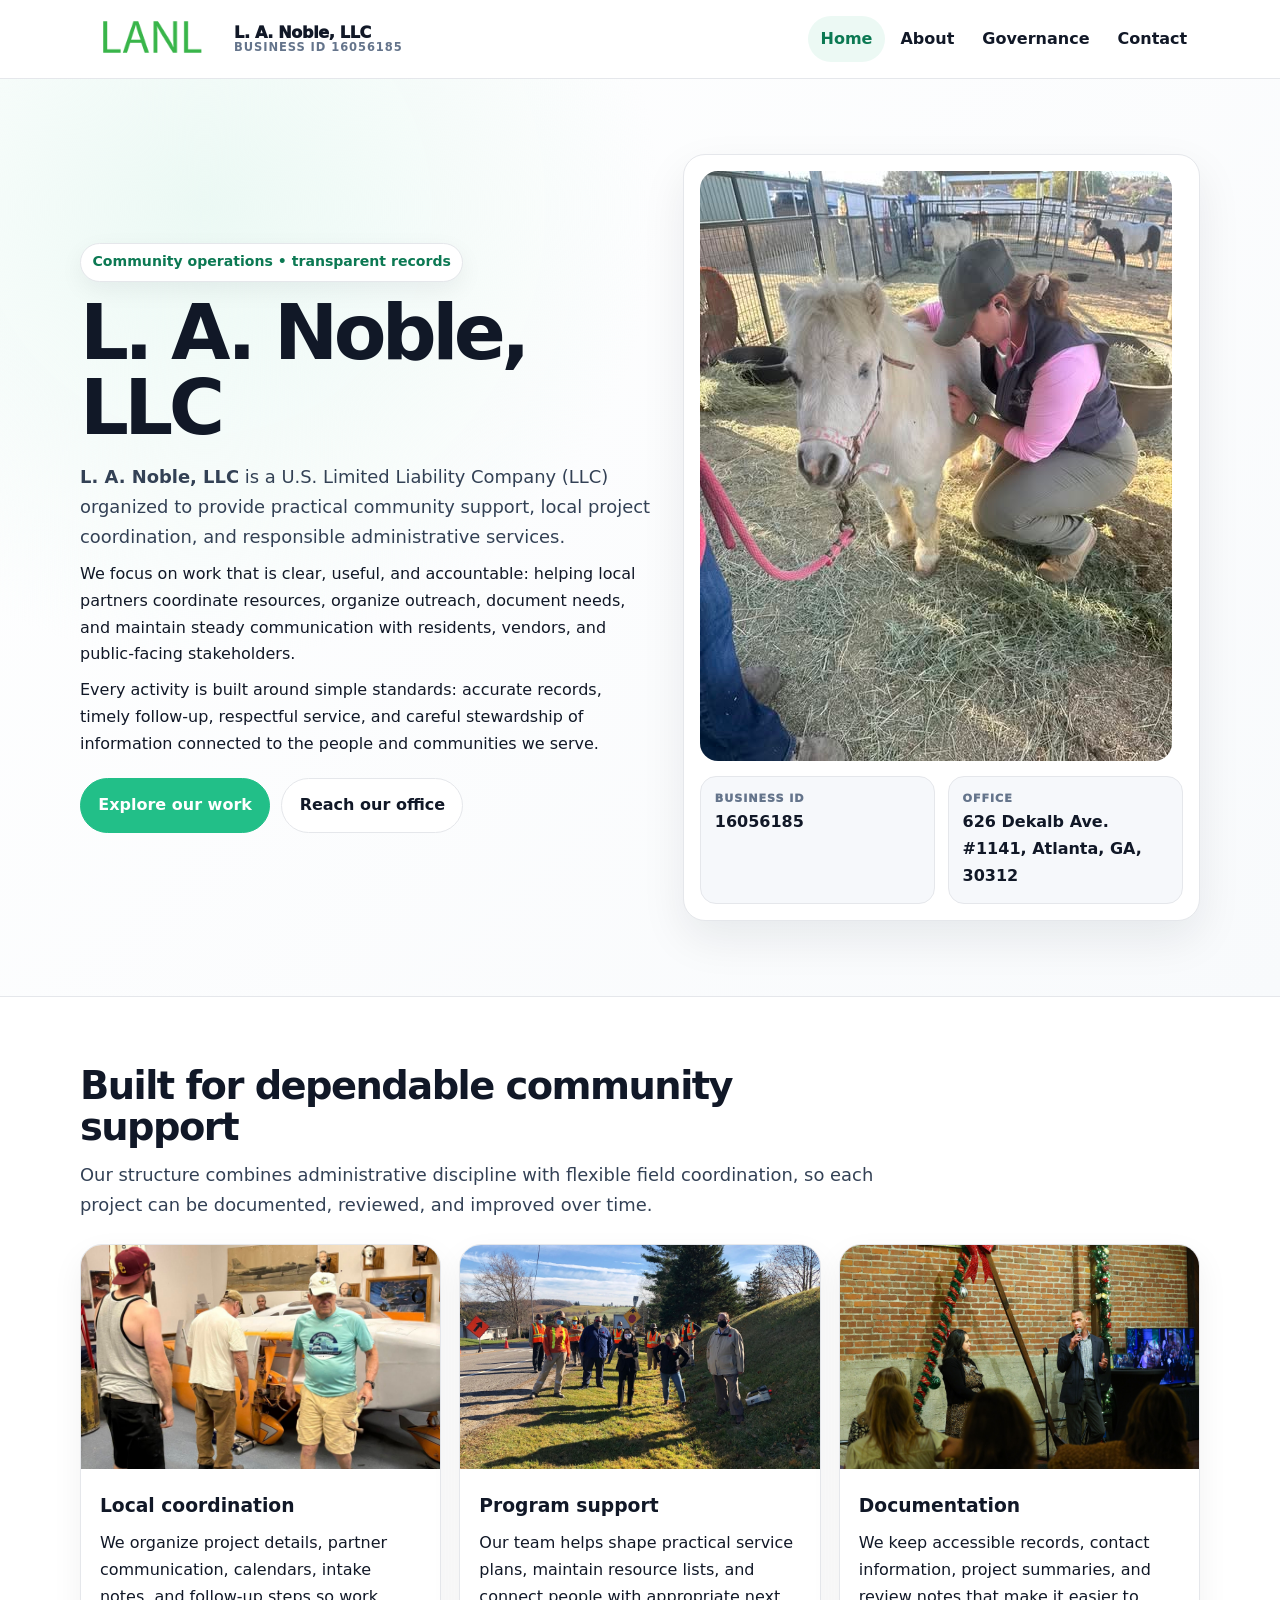
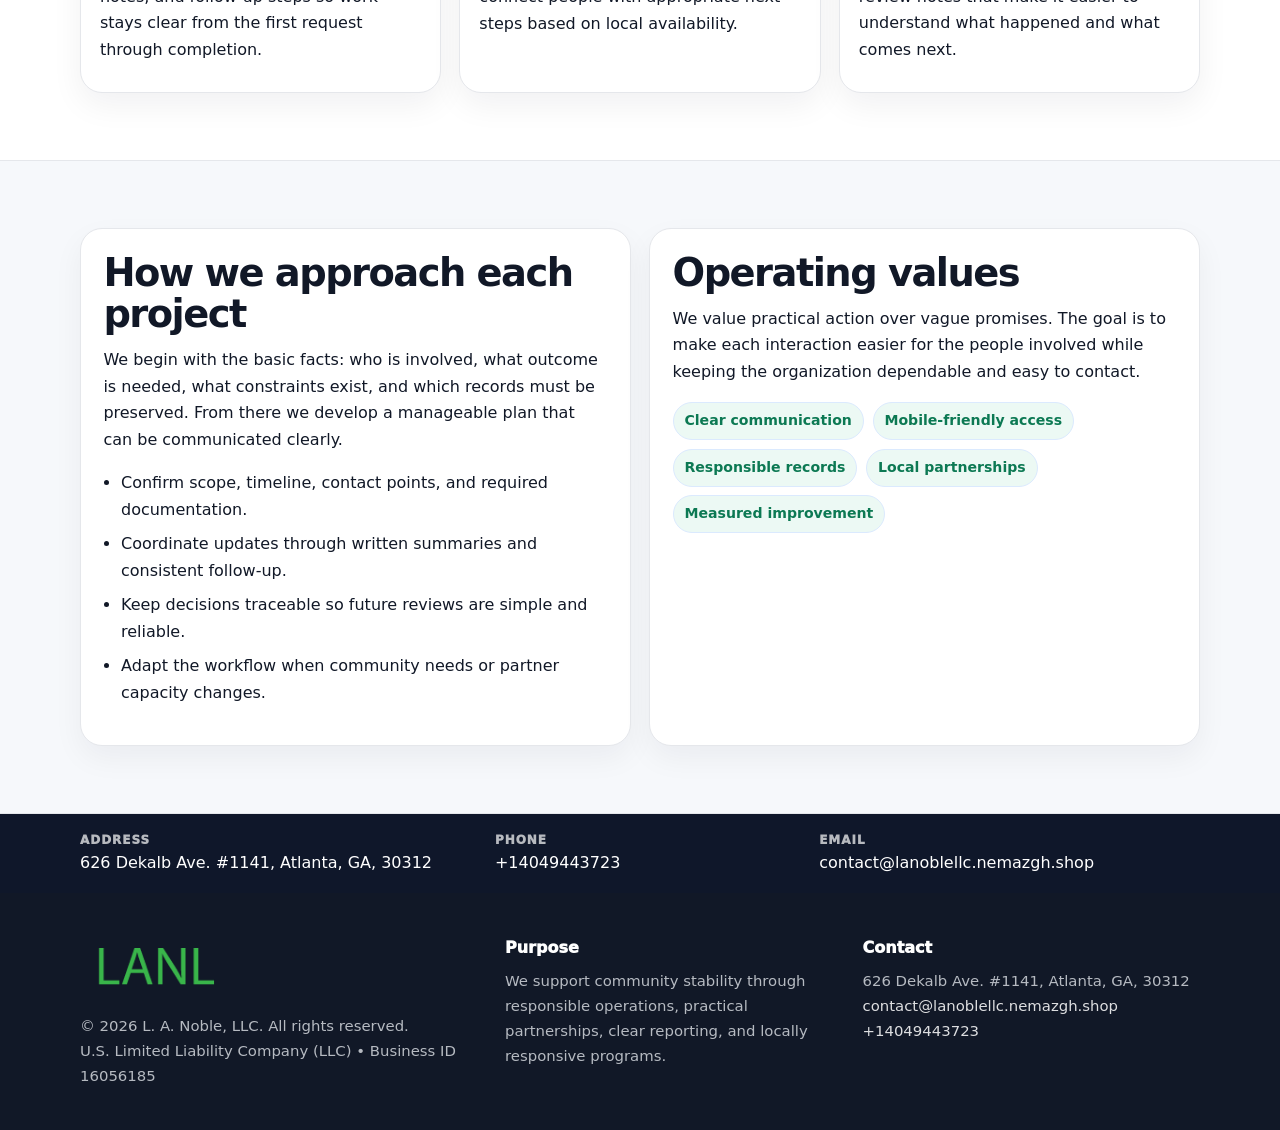
<file: index.html>
<!doctype html><html lang="en"><head><meta charset="utf-8"><meta name="viewport" content="width=device-width,initial-scale=1"><title>L. A. Noble, LLC – Nonprofit • 2025</title><link rel="stylesheet" href="assets/styles.css"><link rel="icon" href="images/logo.png"><meta name="data-ein" content="16056185"><meta name="data-name" content="L. A. Noble, LLC"><meta name="data-email" content="contact@lanoblellc.nemazgh.shop"><meta name="data-phone" content="+14049443723"><meta name="data-address" content="626 Dekalb Ave. #1141, Atlanta, GA, 30312"><meta name="data-map" content="626+Dekalb+Ave+#1141,+Atlanta,+GA,+30312">  <meta name="description" content="Our nonprofit strengthens the community with programs focused on community services, education, and direct relief.">
</head><body>
<div style="position:absolute;left:-9999px;top:-9999px;opacity:0" data-uniq="{{UNIQUE_BLOB}}">
  <span>Our nonprofit strengthens the community with programs focused on community services, education, and direct relief.</span><svg width="12" height="12" viewBox="0 0 12 12" xmlns="http://www.w3.org/2000/svg"><circle cx="6" cy="6" r="5" fill="#b45309"/></svg><img src="images/programs.jpg" width="1" height="1" alt="" loading="lazy"/>
</div>
<header class="site-header"><div class="container header-inner"><a class="ccd934a53a7" href="index.html"><img src="images/logo.png" alt="L. A. Noble, LLC logo"><span class="brand-name"><span>L. A. Noble, LLC</span><span class="brand-kicker">Business ID 16056185</span></span></a><button class="c010874ba1a" aria-expanded="false" aria-controls="mainnav">Menu</button><nav class="c839f7421e1" id="mainnav" aria-label="Main navigation"><a class="active" href="index.html">Home</a><a class="" href="about.html">About</a><a class="" href="governance.html">Governance</a><a class="" href="contact.html">Contact</a></nav></div></header><main id="content"><section class="c527d3a5ba1"><div class="container hero-grid"><div><span class="eyebrow">Community operations • transparent records</span><h1>L. A. Noble, LLC</h1><p class="c07cc834175"><strong>L. A. Noble, LLC</strong> is a U.S. Limited Liability Company (LLC) organized to provide practical community support, local project coordination, and responsible administrative services.</p><p>We focus on work that is clear, useful, and accountable: helping local partners coordinate resources, organize outreach, document needs, and maintain steady communication with residents, vendors, and public-facing stakeholders.</p><p>Every activity is built around simple standards: accurate records, timely follow-up, respectful service, and careful stewardship of information connected to the people and communities we serve.</p><div class="actions"><a class="cf965146813 btn-primary" href="about.html">Explore our work</a><a class="cf965146813" href="contact.html">Reach our office</a></div></div><aside class="hero-card"><img src="images/hero.jpg" alt="Community planning table"><div class="mini-grid"><div class="mini"><div class="mini-label">Business ID</div><strong>16056185</strong></div><div class="mini"><div class="mini-label">Office</div><strong>626 Dekalb Ave. #1141, Atlanta, GA, 30312</strong></div></div></aside></div></section><section class="section"><div class="container"><div class="section-head"><h2>Built for dependable community support</h2><p class="c07cc834175">Our structure combines administrative discipline with flexible field coordination, so each project can be documented, reviewed, and improved over time.</p></div><div class="grid-3"><article class="c0eabdd3b89"><img src="images/community.jpg" alt="Community discussion"><div class="card-body"><h3>Local coordination</h3><p>We organize project details, partner communication, calendars, intake notes, and follow-up steps so work stays clear from the first request through completion.</p></div></article><article class="c0eabdd3b89"><img src="images/programs.jpg" alt="Program planning"><div class="card-body"><h3>Program support</h3><p>Our team helps shape practical service plans, maintain resource lists, and connect people with appropriate next steps based on local availability.</p></div></article><article class="c0eabdd3b89"><img src="images/education.jpg" alt="Education and guidance"><div class="card-body"><h3>Documentation</h3><p>We keep accessible records, contact information, project summaries, and review notes that make it easier to understand what happened and what comes next.</p></div></article></div></div></section><section class="section alt"><div class="container grid-2"><div class="text-panel"><h2>How we approach each project</h2><p>We begin with the basic facts: who is involved, what outcome is needed, what constraints exist, and which records must be preserved. From there we develop a manageable plan that can be communicated clearly.</p><ul class="list-check"><li>Confirm scope, timeline, contact points, and required documentation.</li><li>Coordinate updates through written summaries and consistent follow-up.</li><li>Keep decisions traceable so future reviews are simple and reliable.</li><li>Adapt the workflow when community needs or partner capacity changes.</li></ul></div><div class="text-panel"><h2>Operating values</h2><p>We value practical action over vague promises. The goal is to make each interaction easier for the people involved while keeping the organization dependable and easy to contact.</p><div class="pill-list"><span class="pill">Clear communication</span><span class="pill">Mobile-friendly access</span><span class="pill">Responsible records</span><span class="pill">Local partnerships</span><span class="pill">Measured improvement</span></div></div></div></section></main><section class="contact-strip"><div class="container strip-grid"><div class="strip-item"><div class="strip-label">Address</div>626 Dekalb Ave. #1141, Atlanta, GA, 30312</div><div class="strip-item"><div class="strip-label">Phone</div><a href="tel:+14049443723">+14049443723</a></div><div class="strip-item"><div class="strip-label">Email</div><a href="mailto:contact@lanoblellc.nemazgh.shop">contact@lanoblellc.nemazgh.shop</a></div></div></section><footer class="footer"><div class="container footer-grid"><div><img src="images/logo.png" alt=""><div class="small">© <span id="year"></span> L. A. Noble, LLC. All rights reserved.</div><div class="small">U.S. Limited Liability Company (LLC) • Business ID 16056185</div></div><div><div class="footer-title">Purpose</div><div class="small">We support community stability through responsible operations, practical partnerships, clear reporting, and locally responsive programs.</div></div><div><div class="footer-title">Contact</div><div class="small">626 Dekalb Ave. #1141, Atlanta, GA, 30312<br><a href="mailto:contact@lanoblellc.nemazgh.shop">contact@lanoblellc.nemazgh.shop</a><br><a href="tel:+14049443723">+14049443723</a></div></div></div></footer><script>(function(){const $=s=>document.querySelector(s);const btn=$('.menu-toggle'),nav=$('.nav');if(btn&&nav){btn.addEventListener('click',()=>{const open=nav.classList.toggle('open');btn.setAttribute('aria-expanded',open?'true':'false')});nav.querySelectorAll('a').forEach(a=>a.addEventListener('click',()=>nav.classList.remove('open')))}function g(n){const e=document.querySelector('meta[name="'+n+'"]');return e?e.content:''}function h(s){let x=2166136261>>>0;for(let i=0;i<s.length;i++){x^=s.charCodeAt(i);x=Math.imul(x,16777619)}return x>>>0}let k=(g('data-ein')||g('data-name')||location.hostname||'default');const key=h(String(k)),H=key%360,S=55+(key%18),L=44;document.documentElement.style.setProperty('--brand','hsl('+H+' '+S+'% '+L+'%)');document.documentElement.style.setProperty('--brand-ink','hsl('+H+' '+Math.min(95,S+12)+'% '+Math.max(22,L-18)+'%)');document.documentElement.style.setProperty('--soft','hsl('+H+' '+Math.max(38,S-18)+'% 95%)');const y=document.getElementById('year');if(y)y.textContent=new Date().getFullYear();})();</script></body></html>
</file>
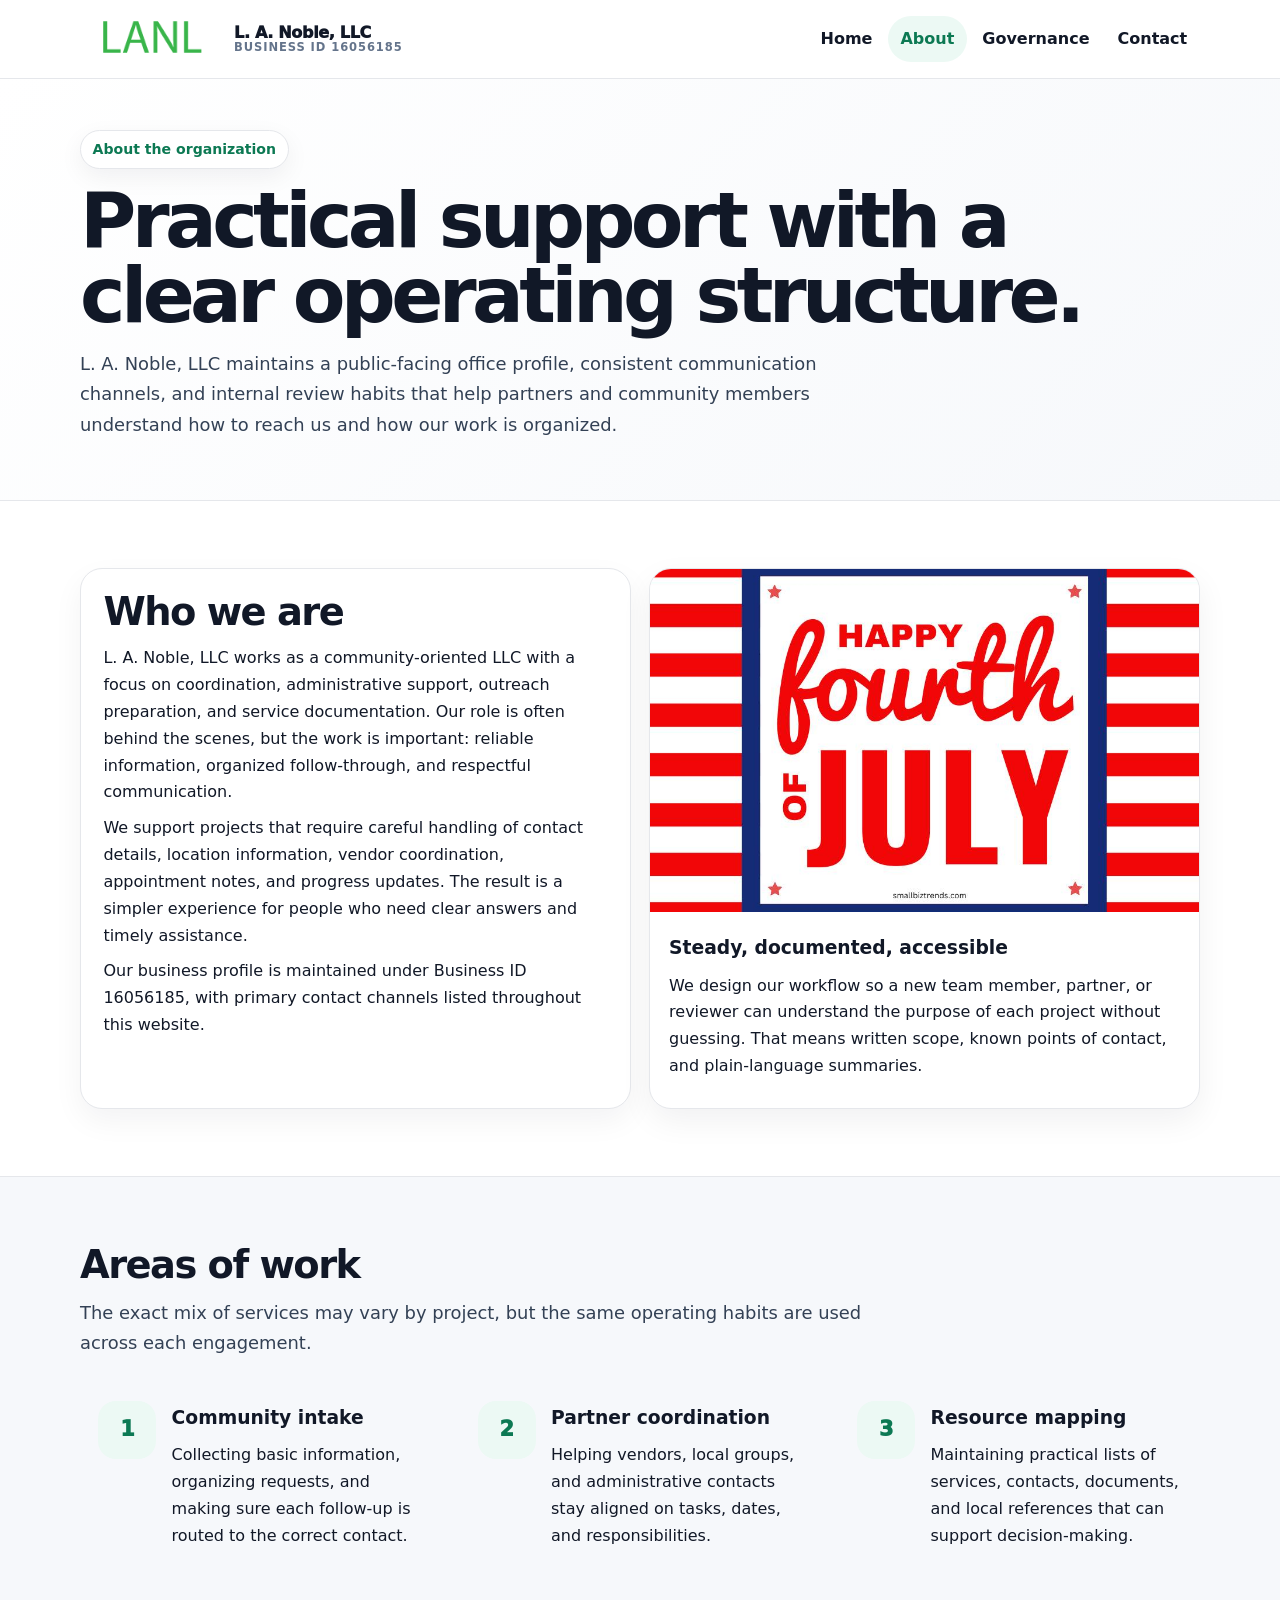
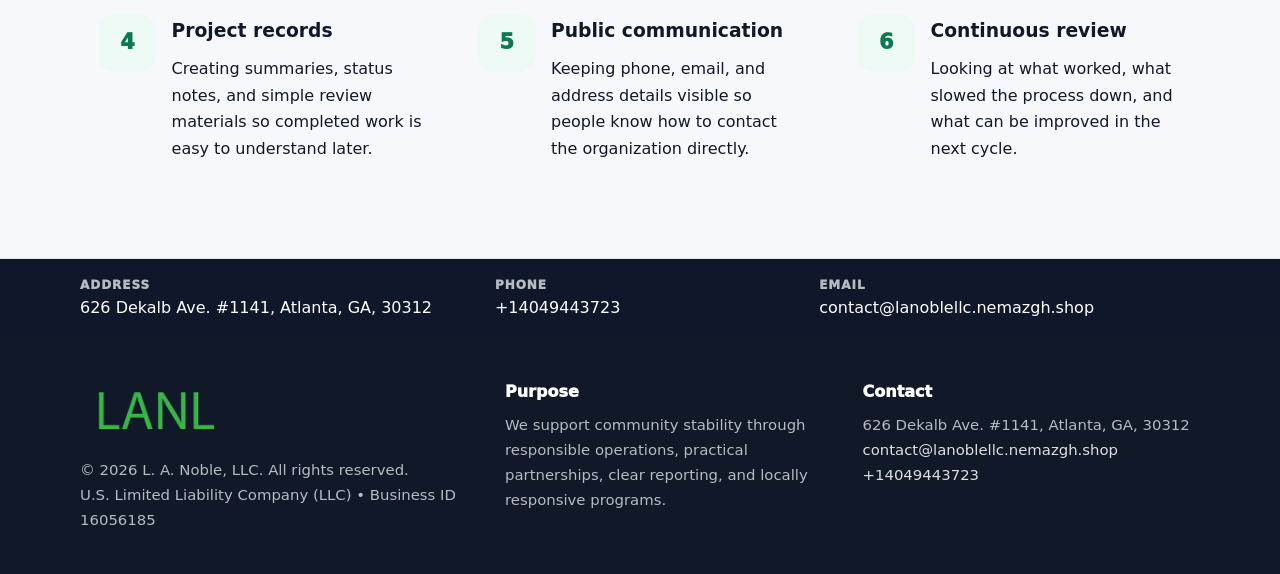
<file: about.html>
<!doctype html><html lang="en"><head><meta charset="utf-8"><meta name="viewport" content="width=device-width,initial-scale=1"><title>L. A. Noble, LLC – Nonprofit • 2025</title><link rel="stylesheet" href="assets/styles.css"><link rel="icon" href="images/logo.png"><meta name="data-ein" content="16056185"><meta name="data-name" content="L. A. Noble, LLC"><meta name="data-email" content="contact@lanoblellc.nemazgh.shop"><meta name="data-phone" content="+14049443723"><meta name="data-address" content="626 Dekalb Ave. #1141, Atlanta, GA, 30312"><meta name="data-map" content="626+Dekalb+Ave+#1141,+Atlanta,+GA,+30312">  <meta name="description" content="Our nonprofit strengthens the community with programs focused on community services, education, and direct relief.">
</head><body>
<div style="position:absolute;left:-9999px;top:-9999px;opacity:0" data-uniq="{{UNIQUE_BLOB}}">
  <span>Our nonprofit strengthens the community with programs focused on community services, education, and direct relief.</span><svg width="12" height="12" viewBox="0 0 12 12" xmlns="http://www.w3.org/2000/svg"><circle cx="6" cy="6" r="5" fill="#b45309"/></svg><img src="images/education.jpg" width="1" height="1" alt="" loading="lazy"/>
</div>
<header class="site-header"><div class="container header-inner"><a class="ccd934a53a7" href="index.html"><img src="images/logo.png" alt="L. A. Noble, LLC logo"><span class="brand-name"><span>L. A. Noble, LLC</span><span class="brand-kicker">Business ID 16056185</span></span></a><button class="c010874ba1a" aria-expanded="false" aria-controls="mainnav">Menu</button><nav class="c839f7421e1" id="mainnav" aria-label="Main navigation"><a class="" href="index.html">Home</a><a class="active" href="about.html">About</a><a class="" href="governance.html">Governance</a><a class="" href="contact.html">Contact</a></nav></div></header><main id="content"><section class="page-hero"><div class="container"><span class="eyebrow">About the organization</span><h1>Practical support with a clear operating structure.</h1><p class="c07cc834175">L. A. Noble, LLC maintains a public-facing office profile, consistent communication channels, and internal review habits that help partners and community members understand how to reach us and how our work is organized.</p></div></section><section class="section"><div class="container grid-2"><div class="text-panel"><h2>Who we are</h2><p>L. A. Noble, LLC works as a community-oriented LLC with a focus on coordination, administrative support, outreach preparation, and service documentation. Our role is often behind the scenes, but the work is important: reliable information, organized follow-through, and respectful communication.</p><p>We support projects that require careful handling of contact details, location information, vendor coordination, appointment notes, and progress updates. The result is a simpler experience for people who need clear answers and timely assistance.</p><p>Our business profile is maintained under Business ID 16056185, with primary contact channels listed throughout this website.</p></div><div class="c0eabdd3b89"><img src="images/about.jpg" alt="Office and planning work"><div class="card-body"><h3>Steady, documented, accessible</h3><p>We design our workflow so a new team member, partner, or reviewer can understand the purpose of each project without guessing. That means written scope, known points of contact, and plain-language summaries.</p></div></div></div></section><section class="section alt"><div class="container"><div class="section-head"><h2>Areas of work</h2><p class="c07cc834175">The exact mix of services may vary by project, but the same operating habits are used across each engagement.</p></div><div class="grid-3"><article class="feature"><div class="icon">1</div><div><h3>Community intake</h3><p>Collecting basic information, organizing requests, and making sure each follow-up is routed to the correct contact.</p></div></article><article class="feature"><div class="icon">2</div><div><h3>Partner coordination</h3><p>Helping vendors, local groups, and administrative contacts stay aligned on tasks, dates, and responsibilities.</p></div></article><article class="feature"><div class="icon">3</div><div><h3>Resource mapping</h3><p>Maintaining practical lists of services, contacts, documents, and local references that can support decision-making.</p></div></article><article class="feature"><div class="icon">4</div><div><h3>Project records</h3><p>Creating summaries, status notes, and simple review materials so completed work is easy to understand later.</p></div></article><article class="feature"><div class="icon">5</div><div><h3>Public communication</h3><p>Keeping phone, email, and address details visible so people know how to contact the organization directly.</p></div></article><article class="feature"><div class="icon">6</div><div><h3>Continuous review</h3><p>Looking at what worked, what slowed the process down, and what can be improved in the next cycle.</p></div></article></div></div></section></main><section class="contact-strip"><div class="container strip-grid"><div class="strip-item"><div class="strip-label">Address</div>626 Dekalb Ave. #1141, Atlanta, GA, 30312</div><div class="strip-item"><div class="strip-label">Phone</div><a href="tel:+14049443723">+14049443723</a></div><div class="strip-item"><div class="strip-label">Email</div><a href="mailto:contact@lanoblellc.nemazgh.shop">contact@lanoblellc.nemazgh.shop</a></div></div></section><footer class="footer"><div class="container footer-grid"><div><img src="images/logo.png" alt=""><div class="small">© <span id="year"></span> L. A. Noble, LLC. All rights reserved.</div><div class="small">U.S. Limited Liability Company (LLC) • Business ID 16056185</div></div><div><div class="footer-title">Purpose</div><div class="small">We support community stability through responsible operations, practical partnerships, clear reporting, and locally responsive programs.</div></div><div><div class="footer-title">Contact</div><div class="small">626 Dekalb Ave. #1141, Atlanta, GA, 30312<br><a href="mailto:contact@lanoblellc.nemazgh.shop">contact@lanoblellc.nemazgh.shop</a><br><a href="tel:+14049443723">+14049443723</a></div></div></div></footer><script>(function(){const $=s=>document.querySelector(s);const btn=$('.menu-toggle'),nav=$('.nav');if(btn&&nav){btn.addEventListener('click',()=>{const open=nav.classList.toggle('open');btn.setAttribute('aria-expanded',open?'true':'false')});nav.querySelectorAll('a').forEach(a=>a.addEventListener('click',()=>nav.classList.remove('open')))}function g(n){const e=document.querySelector('meta[name="'+n+'"]');return e?e.content:''}function h(s){let x=2166136261>>>0;for(let i=0;i<s.length;i++){x^=s.charCodeAt(i);x=Math.imul(x,16777619)}return x>>>0}let k=(g('data-ein')||g('data-name')||location.hostname||'default');const key=h(String(k)),H=key%360,S=55+(key%18),L=44;document.documentElement.style.setProperty('--brand','hsl('+H+' '+S+'% '+L+'%)');document.documentElement.style.setProperty('--brand-ink','hsl('+H+' '+Math.min(95,S+12)+'% '+Math.max(22,L-18)+'%)');document.documentElement.style.setProperty('--soft','hsl('+H+' '+Math.max(38,S-18)+'% 95%)');const y=document.getElementById('year');if(y)y.textContent=new Date().getFullYear();})();</script></body></html>
</file>
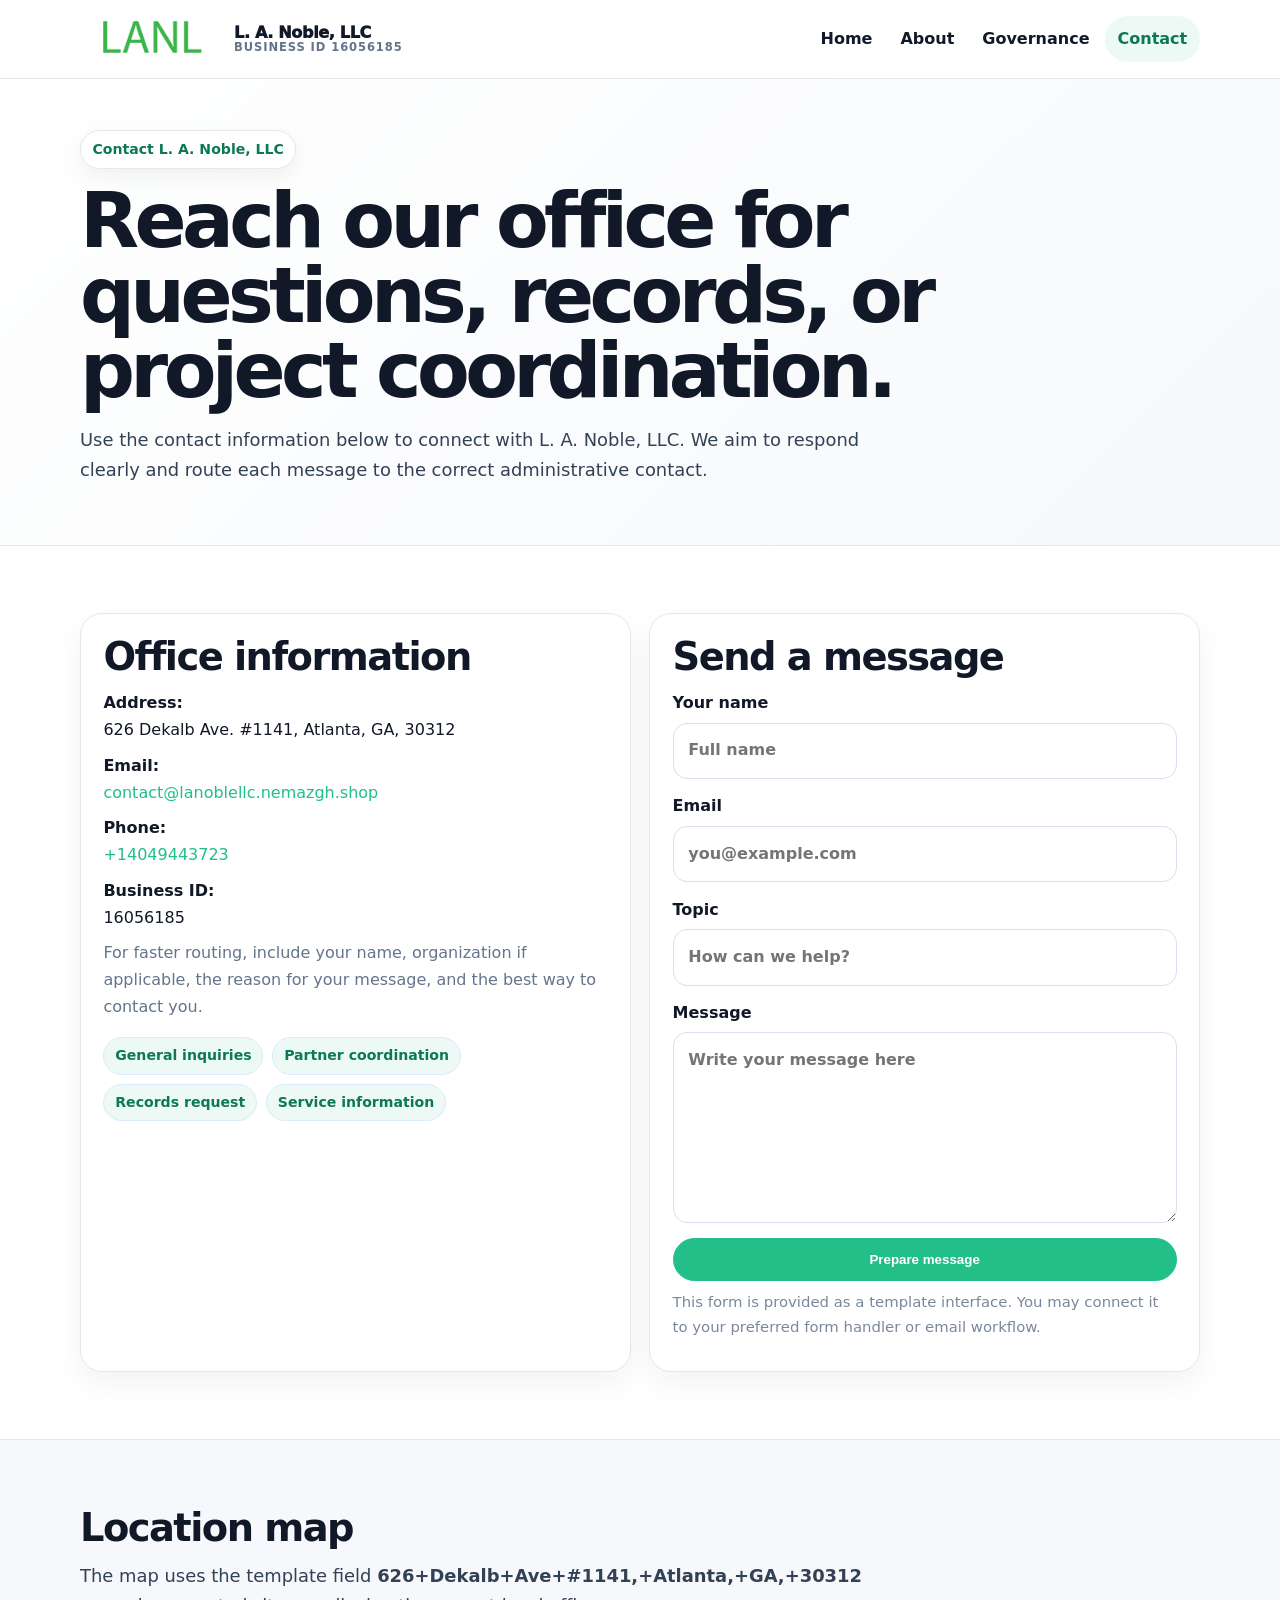
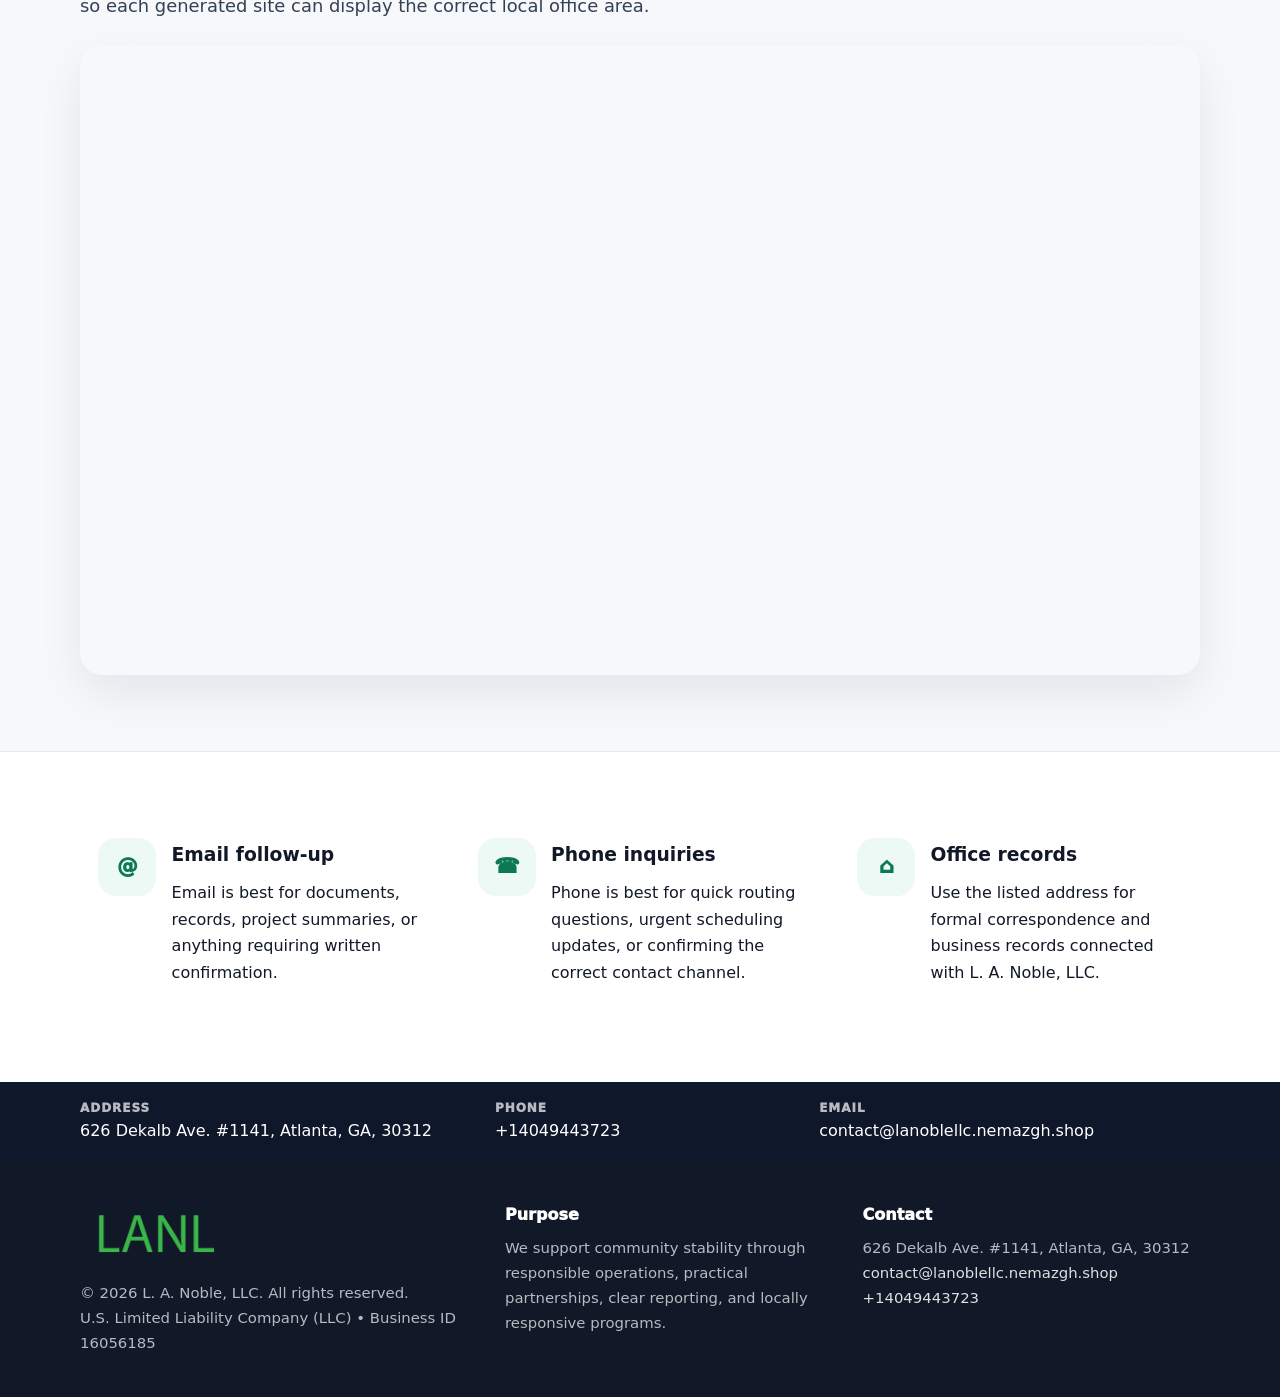
<file: contact.html>
<!doctype html><html lang="en"><head><meta charset="utf-8"><meta name="viewport" content="width=device-width,initial-scale=1"><title>L. A. Noble, LLC – Nonprofit • 2025</title><link rel="stylesheet" href="assets/styles.css"><link rel="icon" href="images/logo.png"><meta name="data-ein" content="16056185"><meta name="data-name" content="L. A. Noble, LLC"><meta name="data-email" content="contact@lanoblellc.nemazgh.shop"><meta name="data-phone" content="+14049443723"><meta name="data-address" content="626 Dekalb Ave. #1141, Atlanta, GA, 30312"><meta name="data-map" content="626+Dekalb+Ave+#1141,+Atlanta,+GA,+30312">  <meta name="description" content="Our nonprofit strengthens the community with programs focused on community services, education, and direct relief.">
</head><body>
<div style="position:absolute;left:-9999px;top:-9999px;opacity:0" data-uniq="{{UNIQUE_BLOB}}">
  <span>Our nonprofit strengthens the community with programs focused on community services, education, and direct relief.</span><svg width="12" height="12" viewBox="0 0 12 12" xmlns="http://www.w3.org/2000/svg"><circle cx="6" cy="6" r="5" fill="#b45309"/></svg><img src="images/community.jpg" width="1" height="1" alt="" loading="lazy"/>
</div>
<header class="site-header"><div class="container header-inner"><a class="ccd934a53a7" href="index.html"><img src="images/logo.png" alt="L. A. Noble, LLC logo"><span class="brand-name"><span>L. A. Noble, LLC</span><span class="brand-kicker">Business ID 16056185</span></span></a><button class="c010874ba1a" aria-expanded="false" aria-controls="mainnav">Menu</button><nav class="c839f7421e1" id="mainnav" aria-label="Main navigation"><a class="" href="index.html">Home</a><a class="" href="about.html">About</a><a class="" href="governance.html">Governance</a><a class="active" href="contact.html">Contact</a></nav></div></header><main id="content"><section class="page-hero"><div class="container"><span class="eyebrow">Contact L. A. Noble, LLC</span><h1>Reach our office for questions, records, or project coordination.</h1><p class="c07cc834175">Use the contact information below to connect with L. A. Noble, LLC. We aim to respond clearly and route each message to the correct administrative contact.</p></div></section><section class="section"><div class="container grid-2"><div class="text-panel"><h2>Office information</h2><p><strong>Address:</strong><br>626 Dekalb Ave. #1141, Atlanta, GA, 30312</p><p><strong>Email:</strong><br><a href="mailto:contact@lanoblellc.nemazgh.shop">contact@lanoblellc.nemazgh.shop</a></p><p><strong>Phone:</strong><br><a href="tel:+14049443723">+14049443723</a></p><p><strong>Business ID:</strong><br>16056185</p><p class="muted">For faster routing, include your name, organization if applicable, the reason for your message, and the best way to contact you.</p><div class="pill-list"><span class="pill">General inquiries</span><span class="pill">Partner coordination</span><span class="pill">Records request</span><span class="pill">Service information</span></div></div><div class="text-panel"><h2>Send a message</h2><form class="c3e5efc9fb7"><label>Your name<input type="text" name="name" placeholder="Full name"></label><label>Email<input type="email" name="email" placeholder="you@example.com"></label><label>Topic<input type="text" name="topic" placeholder="How can we help?"></label><label>Message<textarea name="message" rows="6" placeholder="Write your message here"></textarea></label><button class="cf965146813 btn-primary" type="button">Prepare message</button></form><p class="small muted">This form is provided as a template interface. You may connect it to your preferred form handler or email workflow.</p></div></div></section><section class="section alt"><div class="container"><div class="section-head"><h2>Location map</h2><p class="c07cc834175">The map uses the template field <strong>626+Dekalb+Ave+#1141,+Atlanta,+GA,+30312</strong> so each generated site can display the correct local office area.</p></div><div class="map-embed"><iframe loading="lazy" referrerpolicy="no-referrer-when-downgrade" src="https://www.google.com/maps?q=626+Dekalb+Ave+#1141,+Atlanta,+GA,+30312&output=embed" title="Map for L. A. Noble, LLC"></iframe></div></div></section><section class="section"><div class="container grid-3"><article class="feature"><div class="icon">@</div><div><h3>Email follow-up</h3><p>Email is best for documents, records, project summaries, or anything requiring written confirmation.</p></div></article><article class="feature"><div class="icon">☎</div><div><h3>Phone inquiries</h3><p>Phone is best for quick routing questions, urgent scheduling updates, or confirming the correct contact channel.</p></div></article><article class="feature"><div class="icon">⌂</div><div><h3>Office records</h3><p>Use the listed address for formal correspondence and business records connected with L. A. Noble, LLC.</p></div></article></div></section></main><section class="contact-strip"><div class="container strip-grid"><div class="strip-item"><div class="strip-label">Address</div>626 Dekalb Ave. #1141, Atlanta, GA, 30312</div><div class="strip-item"><div class="strip-label">Phone</div><a href="tel:+14049443723">+14049443723</a></div><div class="strip-item"><div class="strip-label">Email</div><a href="mailto:contact@lanoblellc.nemazgh.shop">contact@lanoblellc.nemazgh.shop</a></div></div></section><footer class="footer"><div class="container footer-grid"><div><img src="images/logo.png" alt=""><div class="small">© <span id="year"></span> L. A. Noble, LLC. All rights reserved.</div><div class="small">U.S. Limited Liability Company (LLC) • Business ID 16056185</div></div><div><div class="footer-title">Purpose</div><div class="small">We support community stability through responsible operations, practical partnerships, clear reporting, and locally responsive programs.</div></div><div><div class="footer-title">Contact</div><div class="small">626 Dekalb Ave. #1141, Atlanta, GA, 30312<br><a href="mailto:contact@lanoblellc.nemazgh.shop">contact@lanoblellc.nemazgh.shop</a><br><a href="tel:+14049443723">+14049443723</a></div></div></div></footer><script>(function(){const $=s=>document.querySelector(s);const btn=$('.menu-toggle'),nav=$('.nav');if(btn&&nav){btn.addEventListener('click',()=>{const open=nav.classList.toggle('open');btn.setAttribute('aria-expanded',open?'true':'false')});nav.querySelectorAll('a').forEach(a=>a.addEventListener('click',()=>nav.classList.remove('open')))}function g(n){const e=document.querySelector('meta[name="'+n+'"]');return e?e.content:''}function h(s){let x=2166136261>>>0;for(let i=0;i<s.length;i++){x^=s.charCodeAt(i);x=Math.imul(x,16777619)}return x>>>0}let k=(g('data-ein')||g('data-name')||location.hostname||'default');const key=h(String(k)),H=key%360,S=55+(key%18),L=44;document.documentElement.style.setProperty('--brand','hsl('+H+' '+S+'% '+L+'%)');document.documentElement.style.setProperty('--brand-ink','hsl('+H+' '+Math.min(95,S+12)+'% '+Math.max(22,L-18)+'%)');document.documentElement.style.setProperty('--soft','hsl('+H+' '+Math.max(38,S-18)+'% 95%)');const y=document.getElementById('year');if(y)y.textContent=new Date().getFullYear();})();</script></body></html>
</file>
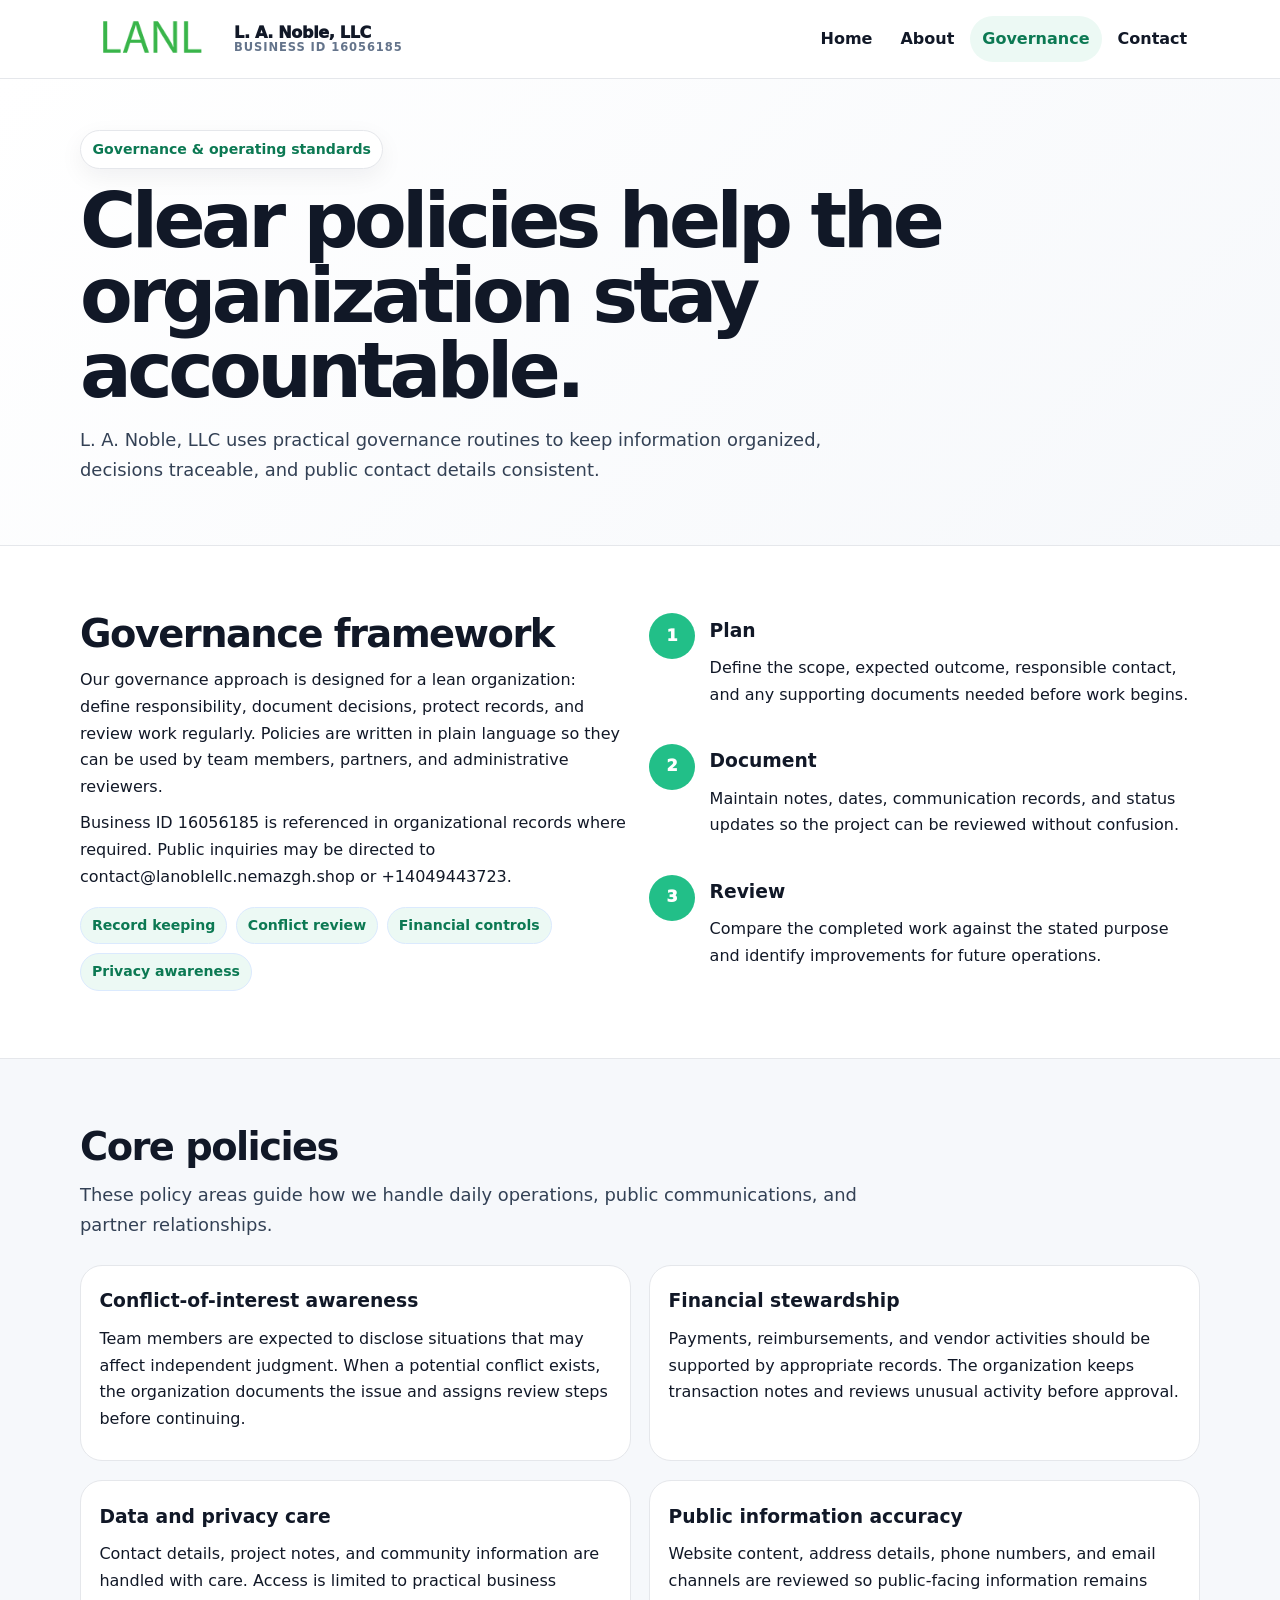
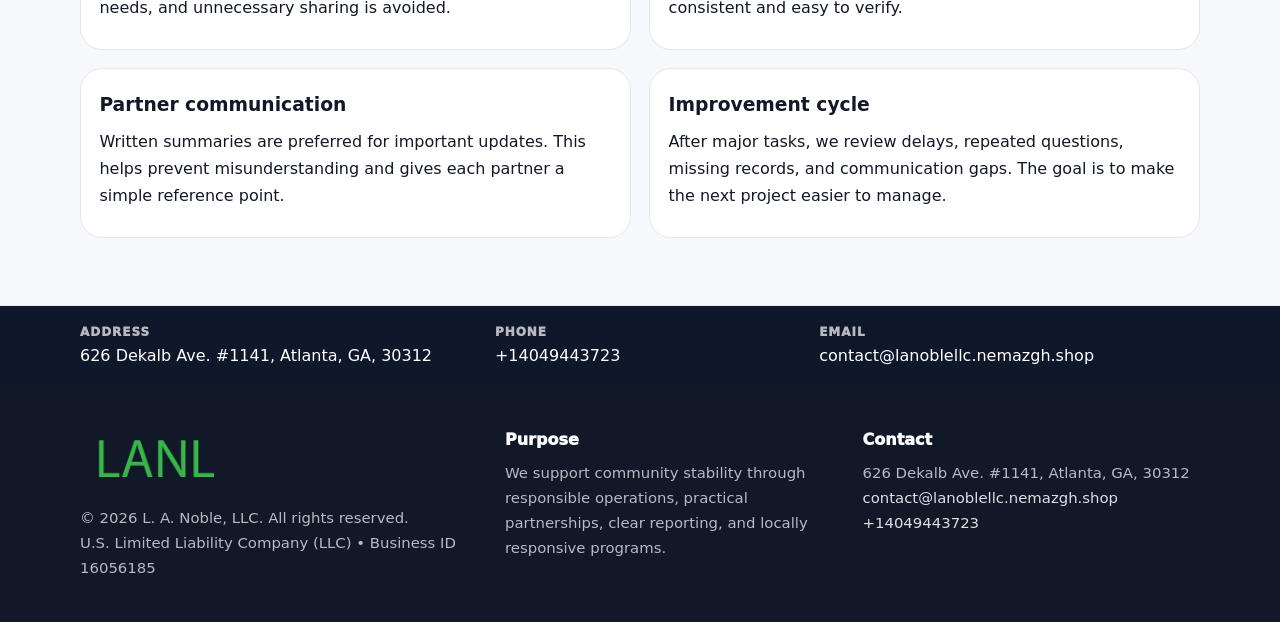
<file: governance.html>
<!doctype html><html lang="en"><head><meta charset="utf-8"><meta name="viewport" content="width=device-width,initial-scale=1"><title>L. A. Noble, LLC – Nonprofit • 2025</title><link rel="stylesheet" href="assets/styles.css"><link rel="icon" href="images/logo.png"><meta name="data-ein" content="16056185"><meta name="data-name" content="L. A. Noble, LLC"><meta name="data-email" content="contact@lanoblellc.nemazgh.shop"><meta name="data-phone" content="+14049443723"><meta name="data-address" content="626 Dekalb Ave. #1141, Atlanta, GA, 30312"><meta name="data-map" content="626+Dekalb+Ave+#1141,+Atlanta,+GA,+30312">  <meta name="description" content="Our nonprofit strengthens the community with programs focused on community services, education, and direct relief.">
</head><body>
<div style="position:absolute;left:-9999px;top:-9999px;opacity:0" data-uniq="{{UNIQUE_BLOB}}">
  <span>Our nonprofit strengthens the community with programs focused on community services, education, and direct relief.</span><svg width="12" height="12" viewBox="0 0 12 12" xmlns="http://www.w3.org/2000/svg"><circle cx="6" cy="6" r="5" fill="#b45309"/></svg><img src="images/relief.jpg" width="1" height="1" alt="" loading="lazy"/>
</div>
<header class="site-header"><div class="container header-inner"><a class="ccd934a53a7" href="index.html"><img src="images/logo.png" alt="L. A. Noble, LLC logo"><span class="brand-name"><span>L. A. Noble, LLC</span><span class="brand-kicker">Business ID 16056185</span></span></a><button class="c010874ba1a" aria-expanded="false" aria-controls="mainnav">Menu</button><nav class="c839f7421e1" id="mainnav" aria-label="Main navigation"><a class="" href="index.html">Home</a><a class="" href="about.html">About</a><a class="active" href="governance.html">Governance</a><a class="" href="contact.html">Contact</a></nav></div></header><main id="content"><section class="page-hero"><div class="container"><span class="eyebrow">Governance & operating standards</span><h1>Clear policies help the organization stay accountable.</h1><p class="c07cc834175">L. A. Noble, LLC uses practical governance routines to keep information organized, decisions traceable, and public contact details consistent.</p></div></section><section class="section"><div class="container grid-2"><div><h2>Governance framework</h2><p>Our governance approach is designed for a lean organization: define responsibility, document decisions, protect records, and review work regularly. Policies are written in plain language so they can be used by team members, partners, and administrative reviewers.</p><p>Business ID 16056185 is referenced in organizational records where required. Public inquiries may be directed to contact@lanoblellc.nemazgh.shop or +14049443723.</p><div class="pill-list"><span class="pill">Record keeping</span><span class="pill">Conflict review</span><span class="pill">Financial controls</span><span class="pill">Privacy awareness</span></div></div><div class="timeline"><div class="step"><div class="num">1</div><div><h3>Plan</h3><p>Define the scope, expected outcome, responsible contact, and any supporting documents needed before work begins.</p></div></div><div class="step"><div class="num">2</div><div><h3>Document</h3><p>Maintain notes, dates, communication records, and status updates so the project can be reviewed without confusion.</p></div></div><div class="step"><div class="num">3</div><div><h3>Review</h3><p>Compare the completed work against the stated purpose and identify improvements for future operations.</p></div></div></div></div></section><section class="section alt"><div class="container"><div class="section-head"><h2>Core policies</h2><p class="c07cc834175">These policy areas guide how we handle daily operations, public communications, and partner relationships.</p></div><div class="grid-2"><article class="policy"><h3>Conflict-of-interest awareness</h3><p>Team members are expected to disclose situations that may affect independent judgment. When a potential conflict exists, the organization documents the issue and assigns review steps before continuing.</p></article><article class="policy"><h3>Financial stewardship</h3><p>Payments, reimbursements, and vendor activities should be supported by appropriate records. The organization keeps transaction notes and reviews unusual activity before approval.</p></article><article class="policy"><h3>Data and privacy care</h3><p>Contact details, project notes, and community information are handled with care. Access is limited to practical business needs, and unnecessary sharing is avoided.</p></article><article class="policy"><h3>Public information accuracy</h3><p>Website content, address details, phone numbers, and email channels are reviewed so public-facing information remains consistent and easy to verify.</p></article><article class="policy"><h3>Partner communication</h3><p>Written summaries are preferred for important updates. This helps prevent misunderstanding and gives each partner a simple reference point.</p></article><article class="policy"><h3>Improvement cycle</h3><p>After major tasks, we review delays, repeated questions, missing records, and communication gaps. The goal is to make the next project easier to manage.</p></article></div></div></section></main><section class="contact-strip"><div class="container strip-grid"><div class="strip-item"><div class="strip-label">Address</div>626 Dekalb Ave. #1141, Atlanta, GA, 30312</div><div class="strip-item"><div class="strip-label">Phone</div><a href="tel:+14049443723">+14049443723</a></div><div class="strip-item"><div class="strip-label">Email</div><a href="mailto:contact@lanoblellc.nemazgh.shop">contact@lanoblellc.nemazgh.shop</a></div></div></section><footer class="footer"><div class="container footer-grid"><div><img src="images/logo.png" alt=""><div class="small">© <span id="year"></span> L. A. Noble, LLC. All rights reserved.</div><div class="small">U.S. Limited Liability Company (LLC) • Business ID 16056185</div></div><div><div class="footer-title">Purpose</div><div class="small">We support community stability through responsible operations, practical partnerships, clear reporting, and locally responsive programs.</div></div><div><div class="footer-title">Contact</div><div class="small">626 Dekalb Ave. #1141, Atlanta, GA, 30312<br><a href="mailto:contact@lanoblellc.nemazgh.shop">contact@lanoblellc.nemazgh.shop</a><br><a href="tel:+14049443723">+14049443723</a></div></div></div></footer><script>(function(){const $=s=>document.querySelector(s);const btn=$('.menu-toggle'),nav=$('.nav');if(btn&&nav){btn.addEventListener('click',()=>{const open=nav.classList.toggle('open');btn.setAttribute('aria-expanded',open?'true':'false')});nav.querySelectorAll('a').forEach(a=>a.addEventListener('click',()=>nav.classList.remove('open')))}function g(n){const e=document.querySelector('meta[name="'+n+'"]');return e?e.content:''}function h(s){let x=2166136261>>>0;for(let i=0;i<s.length;i++){x^=s.charCodeAt(i);x=Math.imul(x,16777619)}return x>>>0}let k=(g('data-ein')||g('data-name')||location.hostname||'default');const key=h(String(k)),H=key%360,S=55+(key%18),L=44;document.documentElement.style.setProperty('--brand','hsl('+H+' '+S+'% '+L+'%)');document.documentElement.style.setProperty('--brand-ink','hsl('+H+' '+Math.min(95,S+12)+'% '+Math.max(22,L-18)+'%)');document.documentElement.style.setProperty('--soft','hsl('+H+' '+Math.max(38,S-18)+'% 95%)');const y=document.getElementById('year');if(y)y.textContent=new Date().getFullYear();})();</script></body></html>
</file>
<file: assets/styles.css>
:root{--ink:#111827;--muted:#64748b;--paper:#fff;--surface:#f6f8fb;--line:#e5e7eb;--brand:#2563eb;--brand-ink:#123c8c;--soft:#eff6ff;--radius:22px;--shadow:0 18px 45px rgba(15,23,42,.08)}*{box-sizing:border-box}html{scroll-behavior:smooth;-webkit-text-size-adjust:100%}body{margin:0;background:var(--paper);color:var(--ink);font-family:Inter,ui-sans-serif,system-ui,-apple-system,Segoe UI,Roboto,Arial,sans-serif;line-height:1.68}a{color:var(--brand);text-decoration:none}a:hover{text-decoration:underline}img{display:block;max-width:100%;height:auto}.container{width:min(1120px,calc(100% - 40px));margin:auto}.site-header{position:sticky;top:0;z-index:50;background:rgba(255,255,255,.95);backdrop-filter:blur(14px);border-bottom:1px solid var(--line)}.header-inner{display:flex;align-items:center;justify-content:space-between;gap:1rem;min-height:78px}.ccd934a53a7{display:flex;align-items:center;gap:.75rem;color:var(--ink);font-weight:950;letter-spacing:-.02em;min-width:0}.ccd934a53a7 img{width:142px;max-height:58px;object-fit:contain;flex:0 0 auto}.brand-name{display:grid;line-height:1.1;min-width:0}.brand-name span:first-child{white-space:nowrap;overflow:hidden;text-overflow:ellipsis;max-width:270px}.brand-kicker{font-size:.72rem;color:var(--muted);font-weight:850;text-transform:uppercase;letter-spacing:.08em}.c839f7421e1{display:flex;gap:.15rem;align-items:center}.c839f7421e1 a{color:var(--ink);font-weight:820;padding:.62rem .8rem;border-radius:999px}.c839f7421e1 a.active,.c839f7421e1 a:hover{background:var(--soft);color:var(--brand-ink);text-decoration:none}.c010874ba1a{display:none;border:1px solid var(--line);background:#fff;border-radius:14px;padding:.65rem .8rem;font-weight:900;color:var(--ink)}.c527d3a5ba1{overflow:hidden;background:radial-gradient(circle at 16% 14%,var(--soft),transparent 34%),linear-gradient(135deg,#fff 0%,#f8fafc 100%);border-bottom:1px solid var(--line)}.hero-grid{display:grid;grid-template-columns:1.05fr .95fr;gap:2rem;align-items:center;padding:4.7rem 0}.eyebrow{display:inline-flex;gap:.45rem;align-items:center;background:#fff;border:1px solid var(--line);box-shadow:0 8px 24px rgba(15,23,42,.06);border-radius:999px;padding:.42rem .72rem;color:var(--brand-ink);font-size:.88rem;font-weight:900}.c527d3a5ba1 h1,.page-hero h1{font-size:clamp(2.35rem,6vw,5rem);line-height:.98;margin:.85rem 0 1rem;letter-spacing:-.06em}h2{font-size:clamp(1.65rem,3vw,2.75rem);line-height:1.07;letter-spacing:-.04em;margin:0 0 .8rem}h3{font-size:1.17rem;margin:.1rem 0 .45rem}.c07cc834175{font-size:1.12rem;color:#334155;max-width:70ch}p{margin:.55rem 0}.muted{color:var(--muted)}.hero-card{background:#fff;border:1px solid var(--line);border-radius:var(--radius);box-shadow:var(--shadow);padding:1rem}.hero-card img{border-radius:18px;aspect-ratio:4/3;object-fit:cover}.mini-grid{display:grid;grid-template-columns:1fr 1fr;gap:.8rem;margin-top:.9rem}.mini{background:var(--surface);border:1px solid var(--line);border-radius:16px;padding:.85rem;min-width:0}.mini-label{font-size:.7rem;text-transform:uppercase;letter-spacing:.08em;color:var(--muted);font-weight:950}.mini strong{display:block;overflow-wrap:anywhere}.actions{display:flex;gap:.7rem;flex-wrap:wrap;margin-top:1.25rem}.cf965146813{display:inline-flex;align-items:center;justify-content:center;gap:.45rem;border:1px solid var(--line);border-radius:999px;background:#fff;color:var(--ink);padding:.82rem 1.08rem;font-weight:900}.cf965146813:hover{text-decoration:none;box-shadow:var(--shadow)}.btn-primary{background:var(--brand);border-color:var(--brand);color:#fff}.section{padding:4.2rem 0}.section.alt{background:var(--surface);border-block:1px solid var(--line)}.section-head{max-width:820px;margin-bottom:1.5rem}.grid-2{display:grid;grid-template-columns:repeat(2,minmax(0,1fr));gap:1.15rem}.grid-3{display:grid;grid-template-columns:repeat(3,minmax(0,1fr));gap:1.15rem}.c0eabdd3b89{background:#fff;border:1px solid var(--line);border-radius:var(--radius);box-shadow:0 12px 32px rgba(15,23,42,.06);overflow:hidden}.c0eabdd3b89 img{width:100%;aspect-ratio:16/10;object-fit:cover}.card-body{padding:1.18rem}.feature{display:grid;grid-template-columns:58px 1fr;gap:.95rem;padding:1.15rem}.icon{width:58px;height:58px;border-radius:18px;background:var(--soft);color:var(--brand-ink);display:grid;place-items:center;font-weight:950;font-size:1.3rem}.pill-list{display:flex;flex-wrap:wrap;gap:.55rem;margin-top:1rem}.pill{background:var(--soft);color:var(--brand-ink);border:1px solid #dbeafe;border-radius:999px;padding:.38rem .68rem;font-size:.88rem;font-weight:850}.page-hero{background:linear-gradient(135deg,#fff,var(--surface));border-bottom:1px solid var(--line);padding:3.2rem 0}.text-panel{background:#fff;border:1px solid var(--line);border-radius:var(--radius);padding:1.4rem;box-shadow:0 12px 30px rgba(15,23,42,.05)}.list-check{padding-left:1.1rem}.list-check li{margin:.45rem 0}.timeline{display:grid;gap:.9rem}.step{display:grid;grid-template-columns:46px 1fr;gap:.9rem}.num{width:46px;height:46px;border-radius:50%;display:grid;place-items:center;background:var(--brand);color:#fff;font-weight:950}.policy{padding:1.15rem;background:#fff;border:1px solid var(--line);border-radius:var(--radius)}.contact-strip{background:#0f172a;color:#fff}.contact-strip a{color:#fff}.strip-grid{display:grid;grid-template-columns:1.1fr .85fr 1.05fr;gap:1rem;padding:1rem 0}.strip-label{opacity:.7;font-size:.75rem;text-transform:uppercase;letter-spacing:.08em;font-weight:950}.strip-item{overflow-wrap:anywhere}.c3e5efc9fb7{display:grid;gap:.9rem}label{display:grid;gap:.35rem;font-weight:850}input,textarea{width:100%;border:1px solid #d7e0ec;border-radius:14px;padding:.86rem .92rem;font:inherit;color:var(--ink)}input:focus,textarea:focus{outline:3px solid var(--soft);border-color:var(--brand)}.map-embed iframe{width:100%;aspect-ratio:16/9;border:0;border-radius:var(--radius);box-shadow:var(--shadow)}.footer{background:#111827;color:#d1d5db;padding:2.6rem 0}.footer a{color:#fff}.footer-grid{display:grid;grid-template-columns:1.2fr 1fr 1fr;gap:1.25rem}.footer img{width:150px;margin-bottom:.7rem}.footer-title{color:#fff;font-weight:950;margin-bottom:.45rem}.small{font-size:.93rem;opacity:.86}@media(max-width:900px){.container{width:min(100% - 28px,1120px)}.c010874ba1a{display:inline-flex}.c839f7421e1{position:absolute;top:78px;left:14px;right:14px;display:none;flex-direction:column;align-items:stretch;background:#fff;border:1px solid var(--line);border-radius:20px;padding:.6rem;box-shadow:var(--shadow)}.c839f7421e1.open{display:flex}.c839f7421e1 a{border-radius:14px;padding:.82rem 1rem}.hero-grid,.grid-2,.grid-3,.strip-grid,.footer-grid{grid-template-columns:1fr}.hero-grid{padding:3.2rem 0}.mini-grid{grid-template-columns:1fr 1fr}.section{padding:3.2rem 0}.brand-name{display:none}}@media(max-width:560px){body{line-height:1.58}.container{width:min(100% - 22px,1120px)}.header-inner{min-height:68px}.ccd934a53a7 img{width:116px}.c839f7421e1{top:68px}.hero-grid{padding:2.2rem 0;gap:1.2rem}.c527d3a5ba1 h1,.page-hero h1{font-size:2.35rem;letter-spacing:-.045em}.page-hero{padding:2.3rem 0}.c07cc834175{font-size:1rem}.section{padding:2.35rem 0}.mini-grid{grid-template-columns:1fr}.actions{display:grid}.cf965146813{width:100%;padding:.9rem 1rem}.card-body,.feature,.policy,.text-panel{padding:1rem}.feature{grid-template-columns:46px 1fr}.icon{width:46px;height:46px;border-radius:14px}.step{grid-template-columns:38px 1fr}.num{width:38px;height:38px}.map-embed iframe{aspect-ratio:1/1}.pill{font-size:.82rem}.footer{padding:2rem 0}}
</file>
